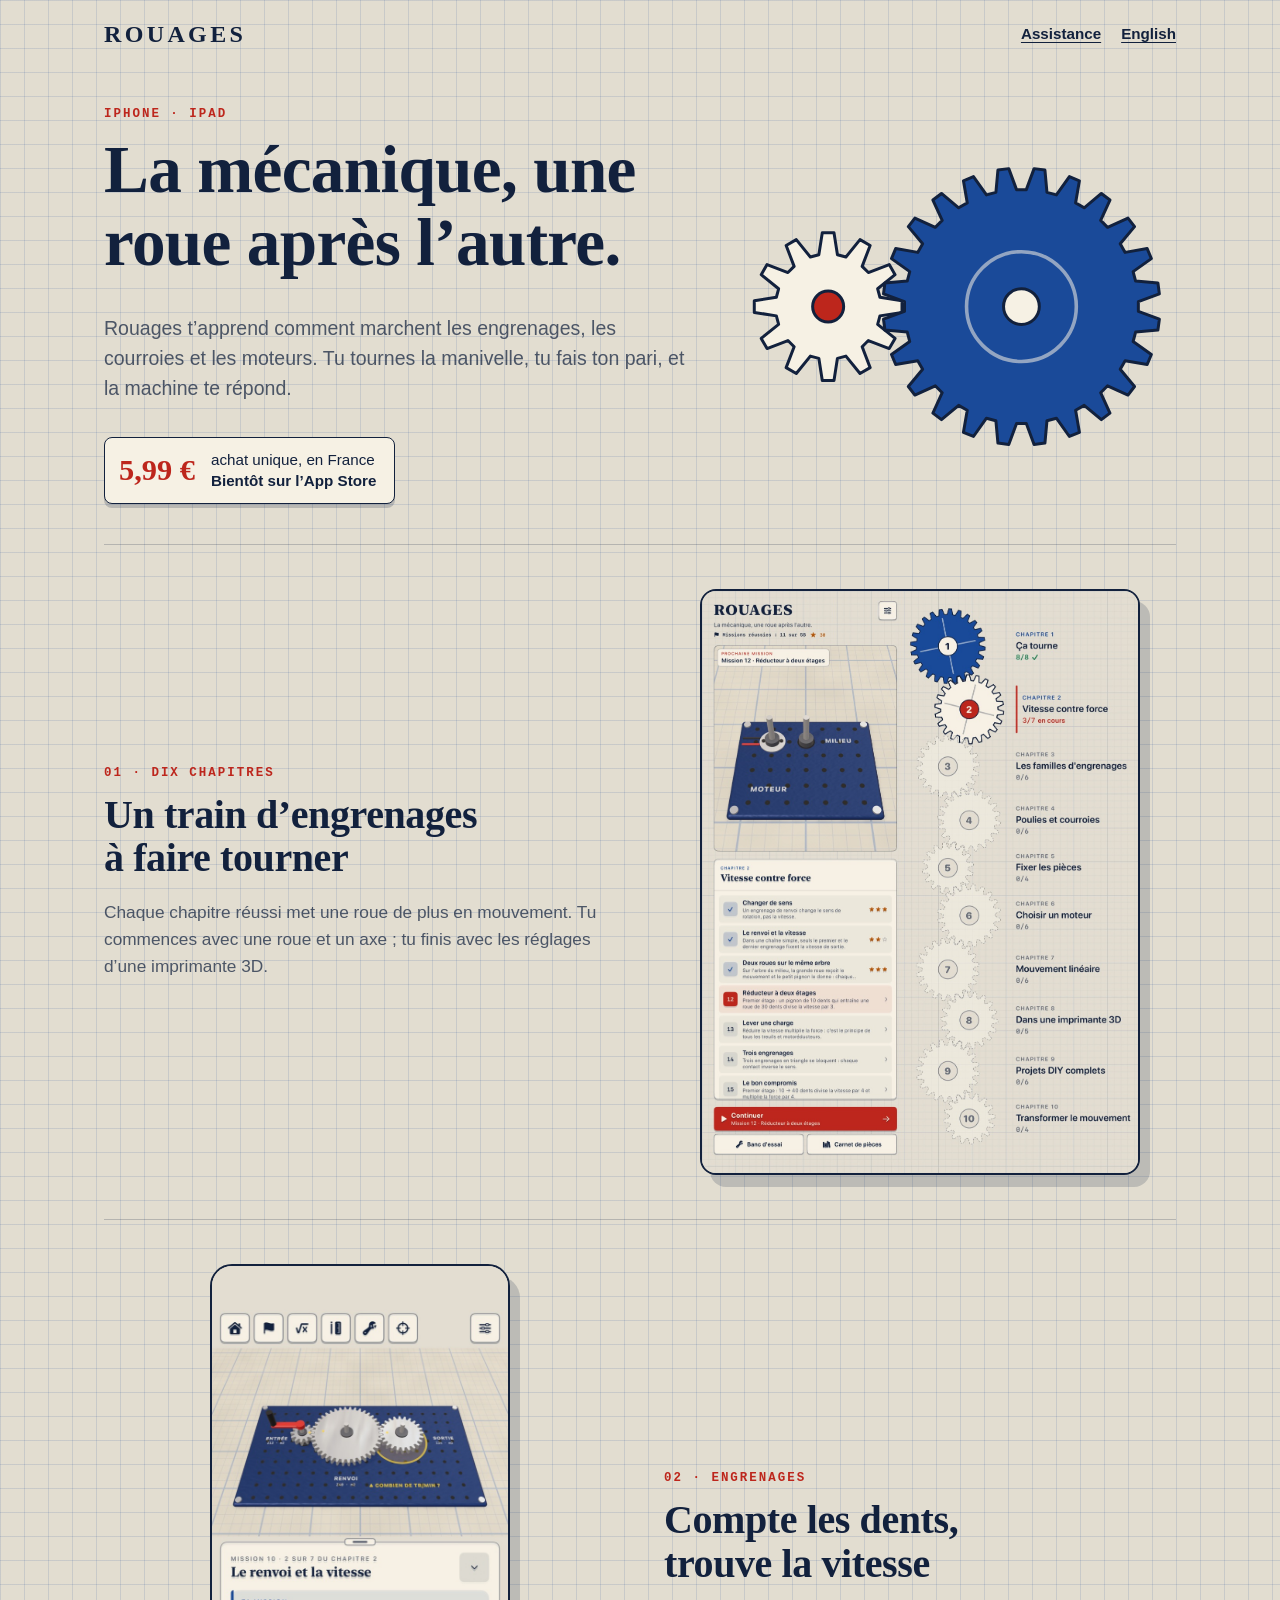
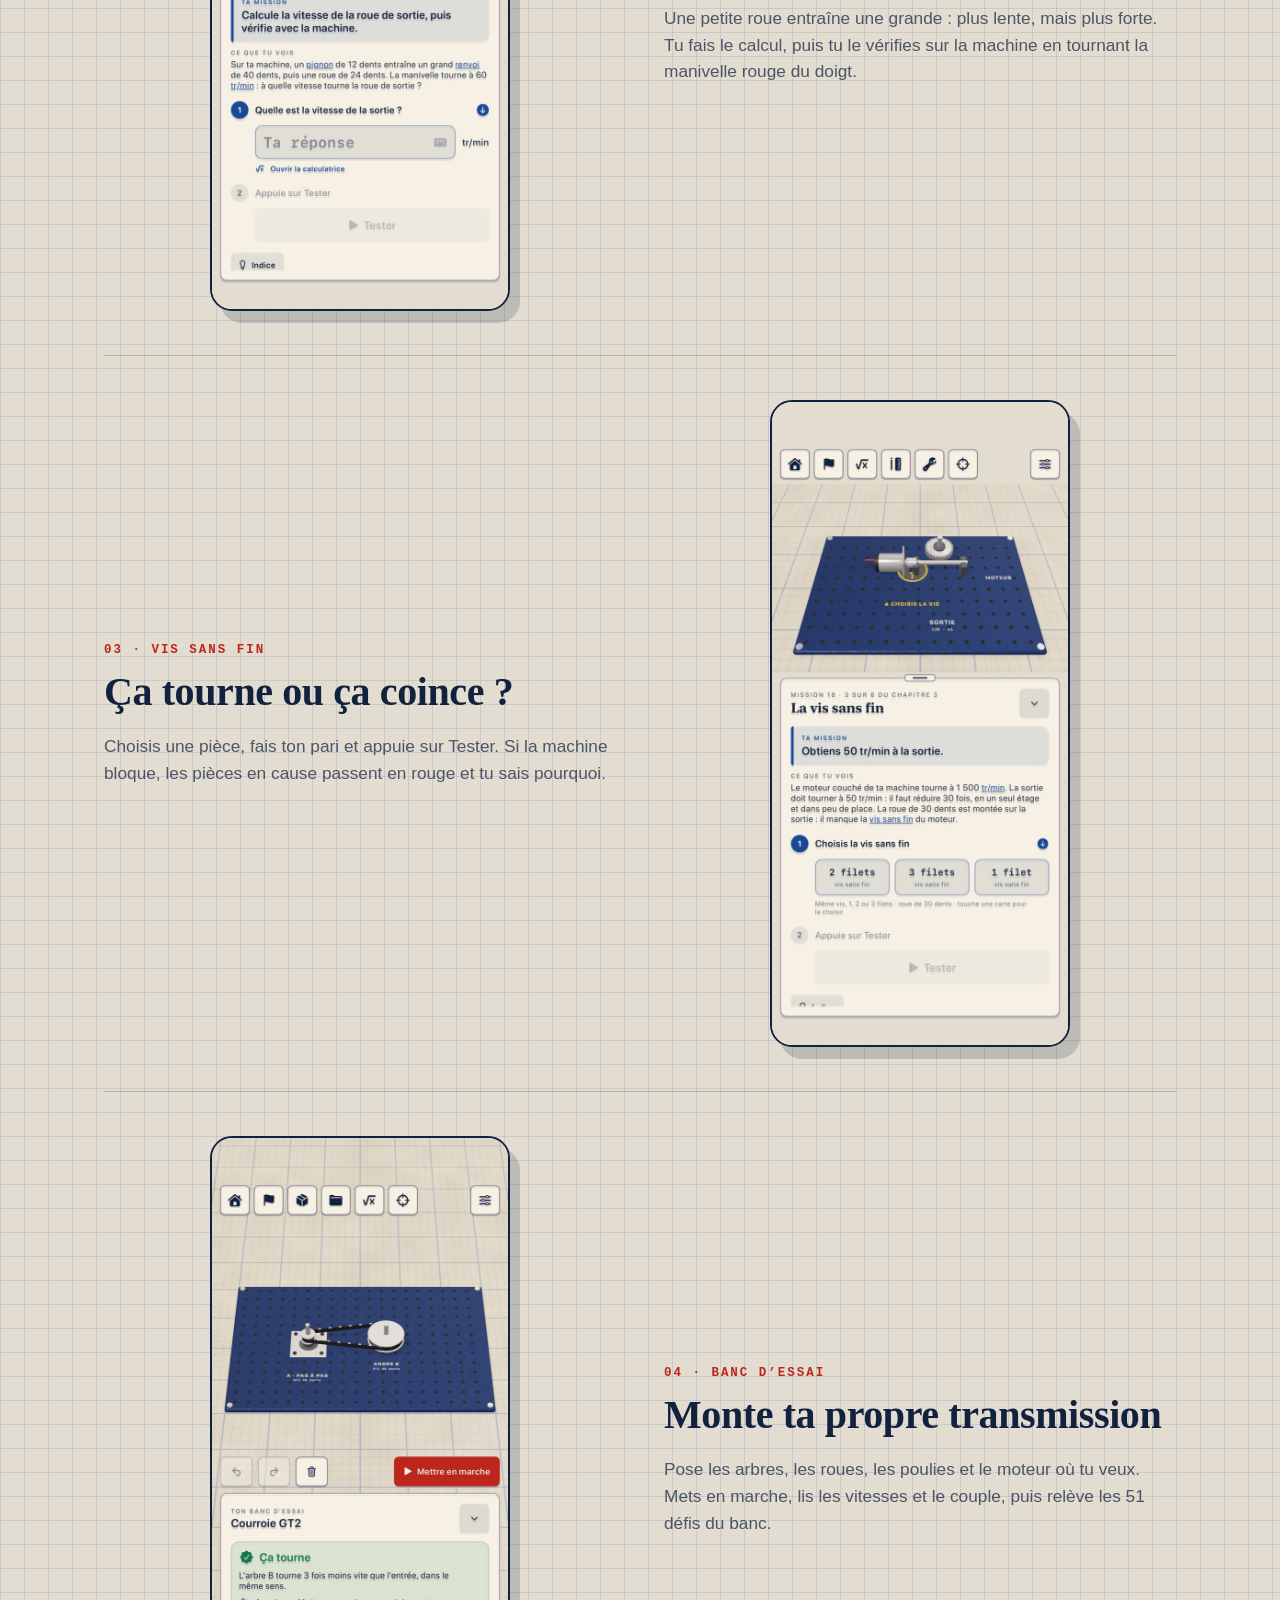
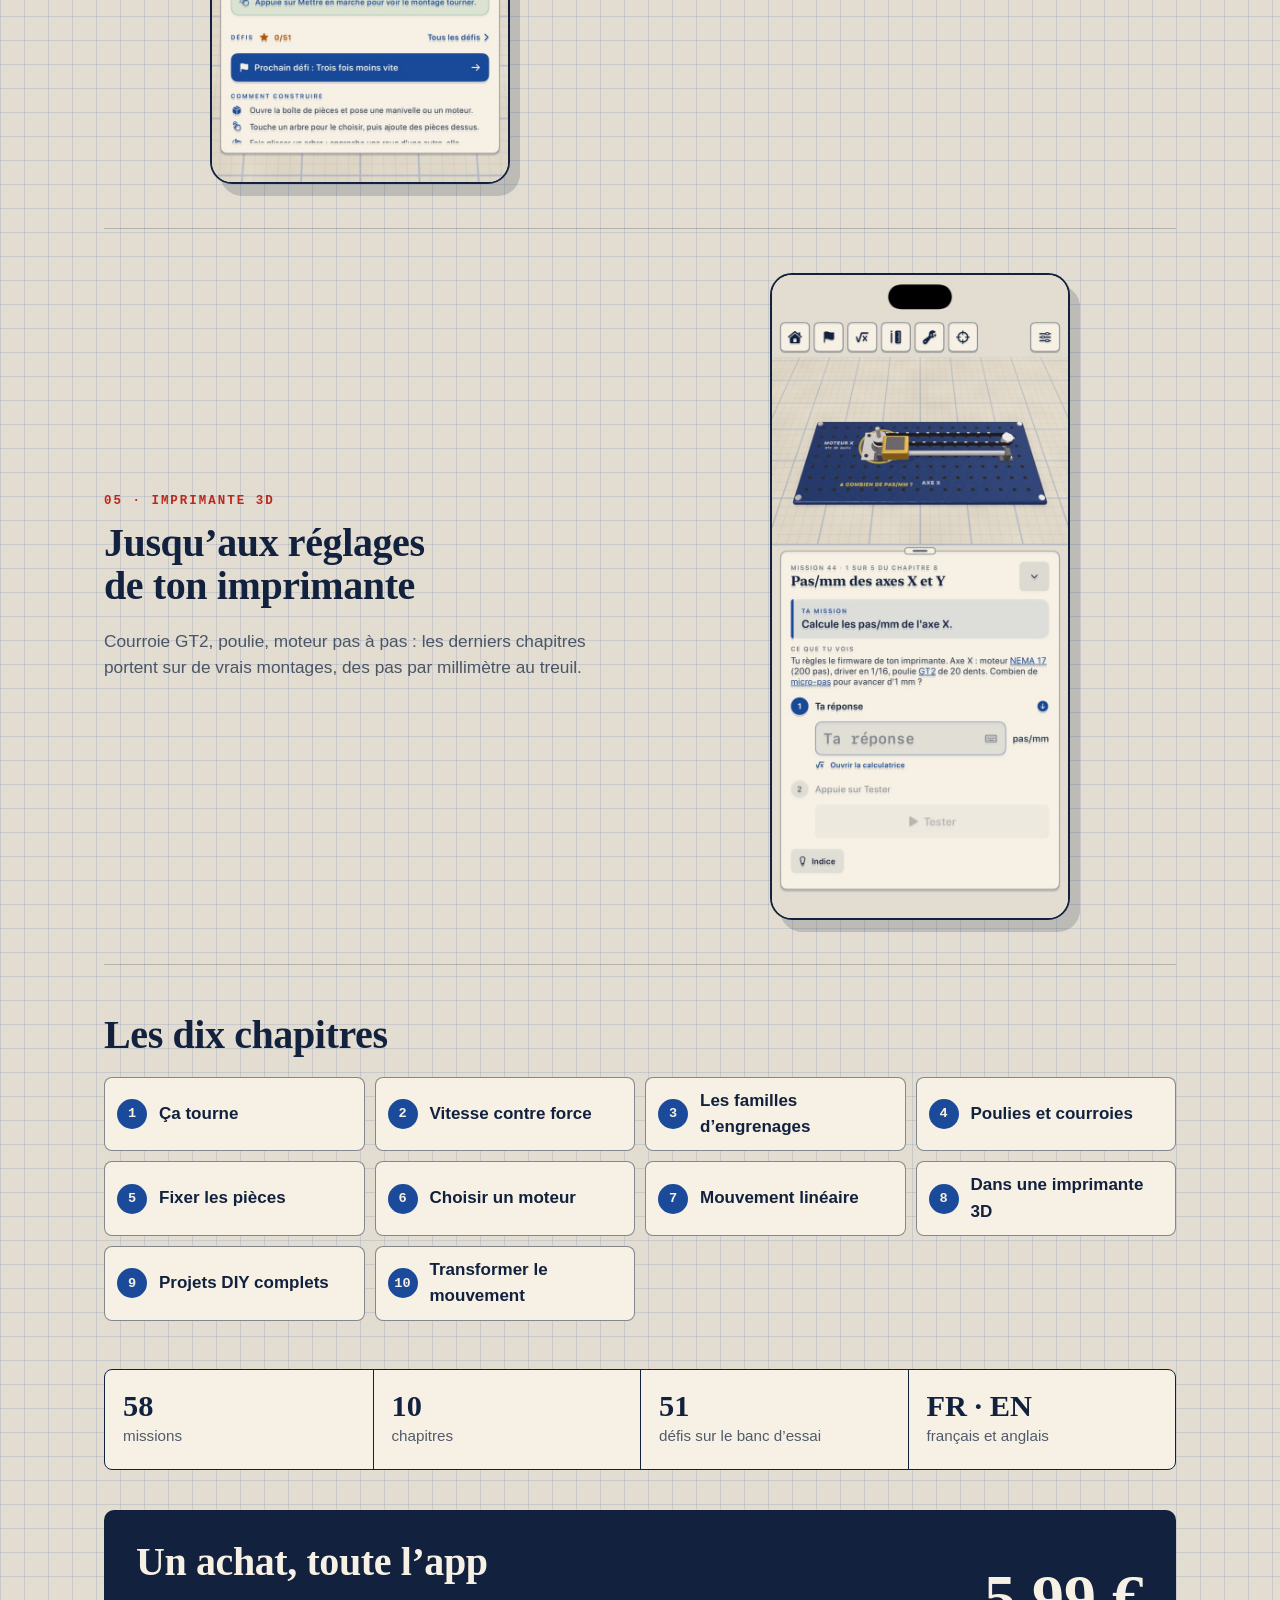
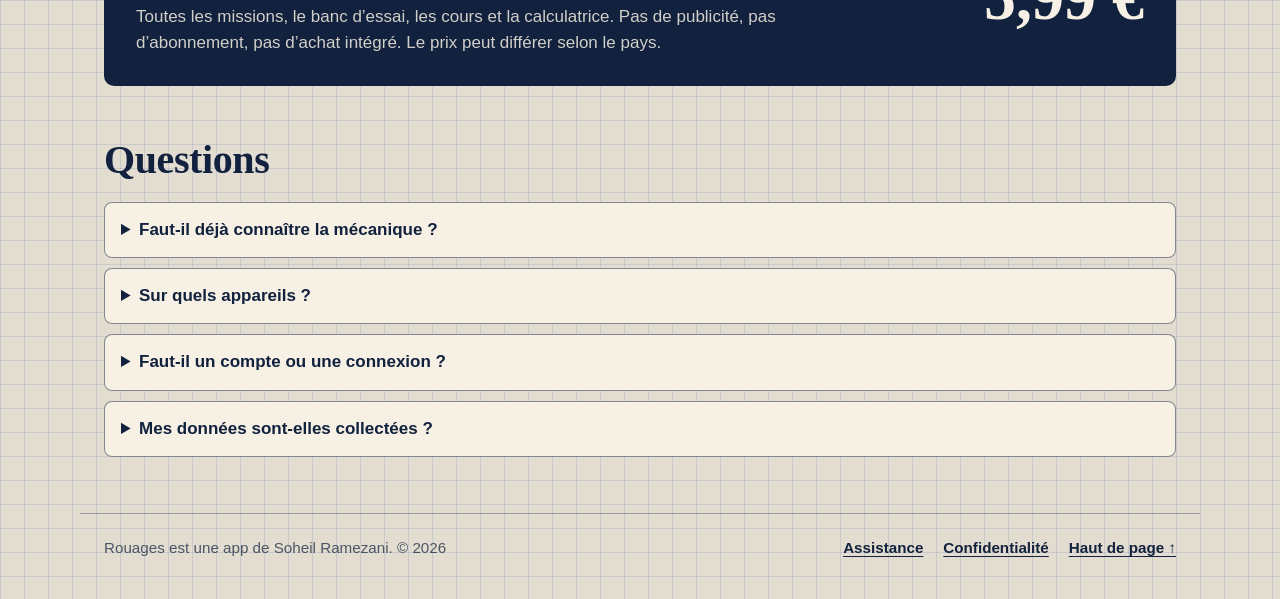
<file: index.html>
<!doctype html>
<html lang="fr"><head><meta charset="utf-8"><meta name="viewport" content="width=device-width,initial-scale=1">
<meta name="theme-color" content="#e2ddd0"><title>Rouages — La mécanique, une roue après l’autre</title><meta name="description" content="Rouages t’apprend comment marchent les engrenages, les courroies et les moteurs : tu tournes la manivelle, tu fais ton pari, et la machine te répond. iPhone et iPad.">
<link rel="canonical" href="https://xerxex52.github.io/Rouage-site/"><link rel="alternate" hreflang="fr" href="https://xerxex52.github.io/Rouage-site/"><link rel="alternate" hreflang="en" href="https://xerxex52.github.io/Rouage-site/en/">
<meta property="og:title" content="Rouages — La mécanique, une roue après l’autre"><meta property="og:description" content="Rouages t’apprend comment marchent les engrenages, les courroies et les moteurs : tu tournes la manivelle, tu fais ton pari, et la machine te répond. iPhone et iPad.">
<meta property="og:image" content="https://xerxex52.github.io/Rouage-site/assets/fr-social.jpg"><meta property="og:url" content="https://xerxex52.github.io/Rouage-site/"><meta property="og:type" content="website">
<link rel="icon" href="assets/favicon.png"><link rel="stylesheet" href="landing.css"></head>
<body id="top"><a class="skip" href="#main">Aller au contenu</a>
<header class="bar"><a class="brand" href="index.html">ROUAGES</a><nav><a href="support.html#fr">Assistance</a><a href="en/index.html" lang="en">English</a></nav></header>
<main id="main">
<section class="hero"><div class="copy"><p class="label">iPhone · iPad</p><h1>La mécanique, une roue après l’autre.</h1><p class="lead">Rouages t’apprend comment marchent les engrenages, les courroies et les moteurs. Tu tournes la manivelle, tu fais ton pari, et la machine te répond.</p>
<p class="soon"><span class="price">5,99 €</span><span>achat unique, en France<br><strong>Bientôt sur l’App Store</strong></span></p></div><svg class="emblem" viewBox="0 0 352 244" role="img" aria-label=""><g class="spin small" style="transform-origin:68.0px 122.0px"><path d="M111.4,114.2 L129.9,117.1 L129.9,126.9 L111.4,129.8 L109.5,136.9 L124.1,148.7 L119.2,157.2 L101.7,150.5 L96.5,155.7 L103.2,173.2 L94.7,178.1 L82.9,163.5 L75.8,165.4 L72.9,183.9 L63.1,183.9 L60.2,165.4 L53.1,163.5 L41.3,178.1 L32.8,173.2 L39.5,155.7 L34.3,150.5 L16.8,157.2 L11.9,148.7 L26.5,136.9 L24.6,129.8 L6.1,126.9 L6.1,117.1 L24.6,114.2 L26.5,107.1 L11.9,95.3 L16.8,86.8 L34.3,93.5 L39.5,88.3 L32.8,70.8 L41.3,65.9 L53.1,80.5 L60.2,78.6 L63.1,60.1 L72.9,60.1 L75.8,78.6 L82.9,80.5 L94.7,65.9 L103.2,70.8 L96.5,88.3 L101.7,93.5 L119.2,86.8 L124.1,95.3 L109.5,107.1 Z"/><circle cx="68.0" cy="122.0" r="13" class="hub red"/></g><g class="spin big" style="transform-origin:230.0px 122.0px"><path d="M132.0,117.9 L114.4,111.4 L115.6,102.3 L134.3,100.6 L136.4,92.7 L121.1,81.8 L124.6,73.4 L143.1,76.6 L147.2,69.4 L135.2,55.0 L140.7,47.8 L157.8,55.6 L163.6,49.8 L155.8,32.7 L163.0,27.2 L177.4,39.2 L184.6,35.1 L181.4,16.6 L189.8,13.1 L200.7,28.4 L208.6,26.3 L210.3,7.6 L219.4,6.4 L225.9,24.0 L234.1,24.0 L240.6,6.4 L249.7,7.6 L251.4,26.3 L259.3,28.4 L270.2,13.1 L278.6,16.6 L275.4,35.1 L282.6,39.2 L297.0,27.2 L304.2,32.7 L296.4,49.8 L302.2,55.6 L319.3,47.8 L324.8,55.0 L312.8,69.4 L316.9,76.6 L335.4,73.4 L338.9,81.8 L323.6,92.7 L325.7,100.6 L344.4,102.3 L345.6,111.4 L328.0,117.9 L328.0,126.1 L345.6,132.6 L344.4,141.7 L325.7,143.4 L323.6,151.3 L338.9,162.2 L335.4,170.6 L316.9,167.4 L312.8,174.6 L324.8,189.0 L319.3,196.2 L302.2,188.4 L296.4,194.2 L304.2,211.3 L297.0,216.8 L282.6,204.8 L275.4,208.9 L278.6,227.4 L270.2,230.9 L259.3,215.6 L251.4,217.7 L249.7,236.4 L240.6,237.6 L234.1,220.0 L225.9,220.0 L219.4,237.6 L210.3,236.4 L208.6,217.7 L200.7,215.6 L189.8,230.9 L181.4,227.4 L184.6,208.9 L177.4,204.8 L163.0,216.8 L155.8,211.3 L163.6,194.2 L157.8,188.4 L140.7,196.2 L135.2,189.0 L147.2,174.6 L143.1,167.4 L124.6,170.6 L121.1,162.2 L136.4,151.3 L134.3,143.4 L115.6,141.7 L114.4,132.6 L132.0,126.1 Z"/><circle cx="230.0" cy="122.0" r="46" class="rim"/><circle cx="230.0" cy="122.0" r="15" class="hub"/></g></svg></section>
<section class="feature"><div class="copy"><p class="label">01 · Dix chapitres</p><h2>Un train d’engrenages à faire tourner</h2><p>Chaque chapitre réussi met une roue de plus en mouvement. Tu commences avec une roue et un axe ; tu finis avec les réglages d’une imprimante 3D.</p></div><figure class="shot ipad"><img src="assets/fr-home.jpg" alt="L’écran d’accueil de Rouages : dix roues dentées, une par chapitre." loading="lazy" decoding="async"></figure></section><section class="feature flip"><div class="copy"><p class="label">02 · Engrenages</p><h2>Compte les dents, trouve la vitesse</h2><p>Une petite roue entraîne une grande : plus lente, mais plus forte. Tu fais le calcul, puis tu le vérifies sur la machine en tournant la manivelle rouge du doigt.</p></div><figure class="shot iphone"><img src="assets/fr-gears.jpg" alt="Une mission : trois roues dentées sur une plaque bleue, et la question à résoudre." loading="lazy" decoding="async"></figure></section><section class="feature"><div class="copy"><p class="label">03 · Vis sans fin</p><h2>Ça tourne ou ça coince ?</h2><p>Choisis une pièce, fais ton pari et appuie sur Tester. Si la machine bloque, les pièces en cause passent en rouge et tu sais pourquoi.</p></div><figure class="shot iphone"><img src="assets/fr-worm.jpg" alt="Une mission : un moteur, une vis sans fin et trois réponses possibles." loading="lazy" decoding="async"></figure></section><section class="feature flip"><div class="copy"><p class="label">04 · Banc d’essai</p><h2>Monte ta propre transmission</h2><p>Pose les arbres, les roues, les poulies et le moteur où tu veux. Mets en marche, lis les vitesses et le couple, puis relève les 51 défis du banc.</p></div><figure class="shot iphone"><img src="assets/fr-bench.jpg" alt="Le banc d’essai : un moteur pas à pas et une courroie sur la plaque." loading="lazy" decoding="async"></figure></section><section class="feature"><div class="copy"><p class="label">05 · Imprimante 3D</p><h2>Jusqu’aux réglages de ton imprimante</h2><p>Courroie GT2, poulie, moteur pas à pas : les derniers chapitres portent sur de vrais montages, des pas par millimètre au treuil.</p></div><figure class="shot iphone"><img src="assets/fr-printer.jpg" alt="Une mission : l’axe X d’une imprimante 3D et le calcul des pas par millimètre." loading="lazy" decoding="async"></figure></section>
<section class="chapters"><h2>Les dix chapitres</h2><ol><li><span>1</span>Ça tourne</li><li><span>2</span>Vitesse contre force</li><li><span>3</span>Les familles d’engrenages</li><li><span>4</span>Poulies et courroies</li><li><span>5</span>Fixer les pièces</li><li><span>6</span>Choisir un moteur</li><li><span>7</span>Mouvement linéaire</li><li><span>8</span>Dans une imprimante 3D</li><li><span>9</span>Projets DIY complets</li><li><span>10</span>Transformer le mouvement</li></ol></section>
<section class="facts"><div><strong>58</strong><span>missions</span></div><div><strong>10</strong><span>chapitres</span></div><div><strong>51</strong><span>défis sur le banc d’essai</span></div><div><strong>FR · EN</strong><span>français et anglais</span></div></section>
<section class="offer"><div><h2>Un achat, toute l’app</h2><p>Toutes les missions, le banc d’essai, les cours et la calculatrice. Pas de publicité, pas d’abonnement, pas d’achat intégré. Le prix peut différer selon le pays.</p></div><p class="big-price">5,99 €</p></section>
<section class="faq"><h2>Questions</h2><details><summary>Faut-il déjà connaître la mécanique ?</summary><p>Non. La première mission part d’une roue et d’un axe, et chaque notion arrive avec son explication, ses schémas et un lexique.</p></details><details><summary>Sur quels appareils ?</summary><p>iPhone et iPad avec iOS 26 ou iPadOS 26, à la verticale comme à l’horizontale.</p></details><details><summary>Faut-il un compte ou une connexion ?</summary><p>Non. Rouages fonctionne hors ligne et sans compte. Ta progression et tes montages restent sur ton appareil.</p></details><details><summary>Mes données sont-elles collectées ?</summary><p>Non. L’app ne collecte aucune donnée. Le détail est dans la politique de confidentialité.</p></details></section>
</main>
<footer><p>Rouages est une app de Soheil Ramezani. © 2026</p><nav><a href="support.html#fr">Assistance</a><a href="privacy.html#fr">Confidentialité</a><a href="#top">Haut de page ↑</a></nav></footer>
</body></html>
</file>
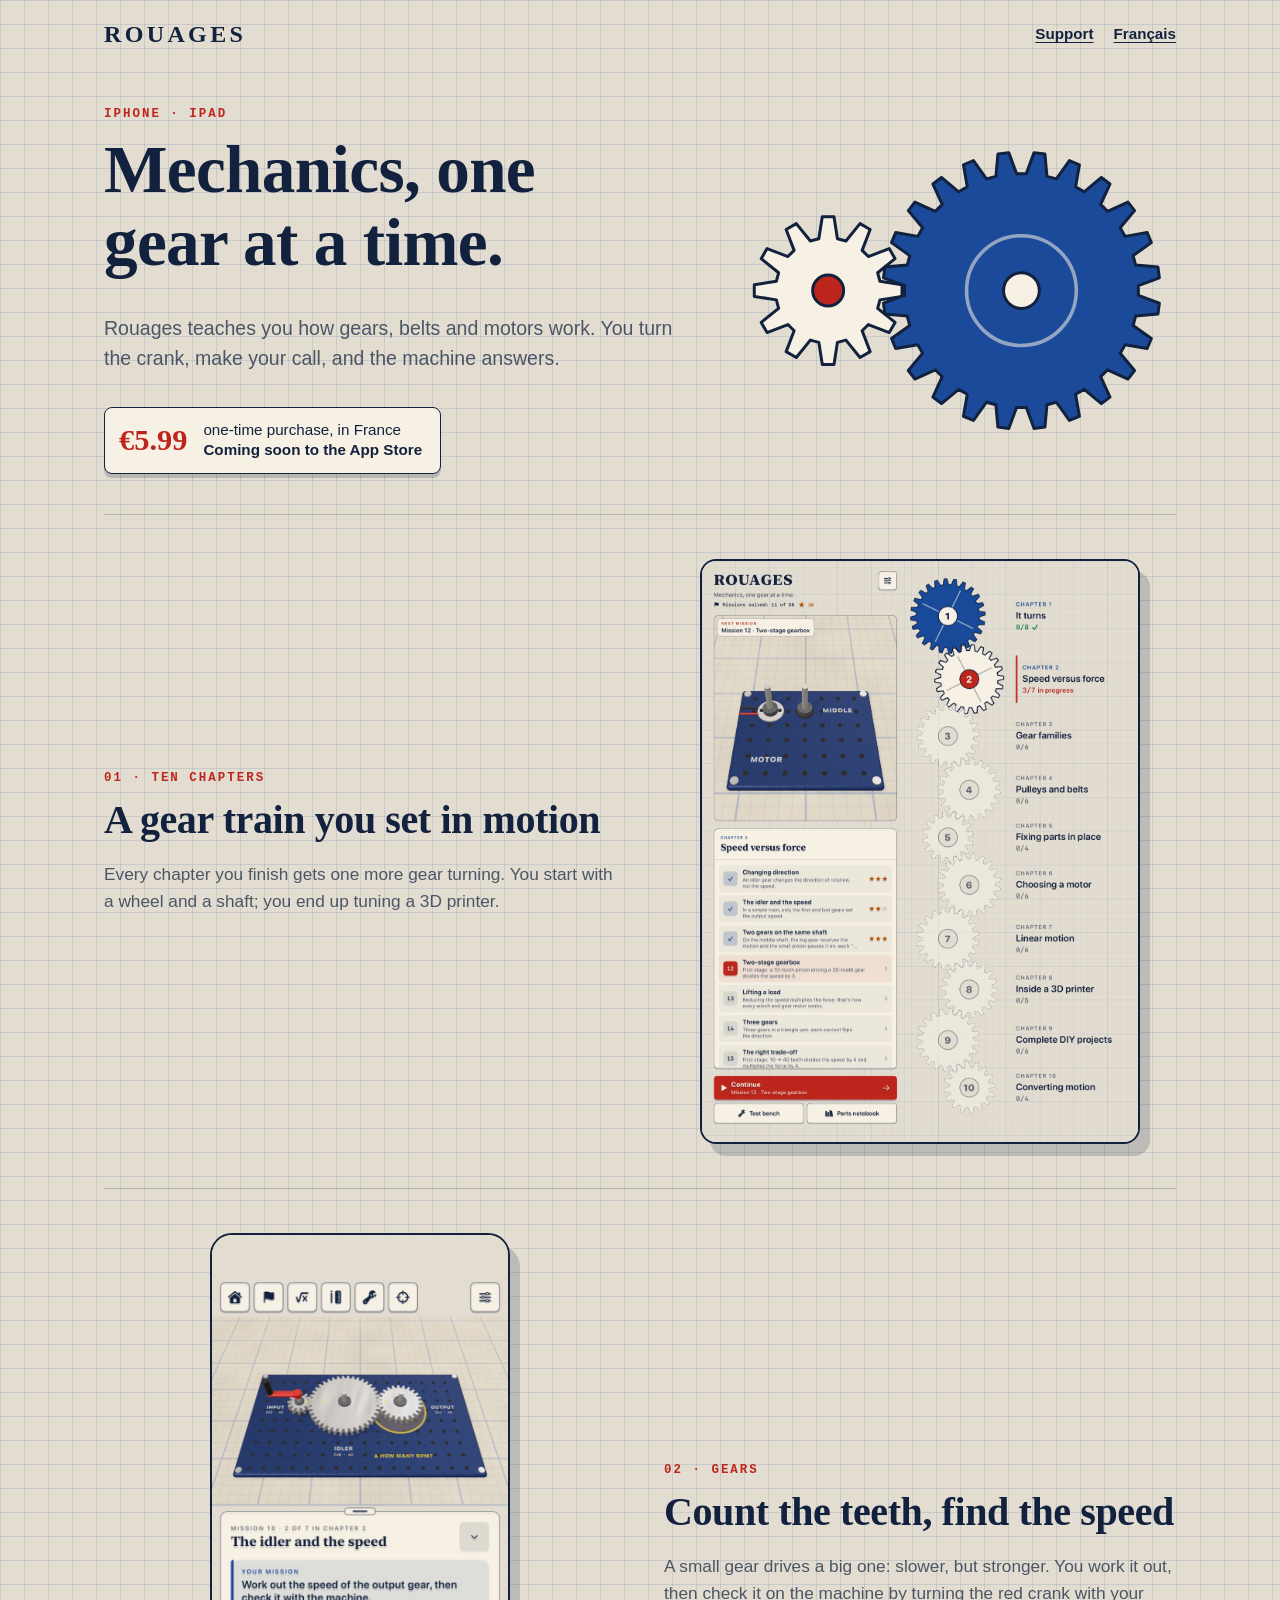
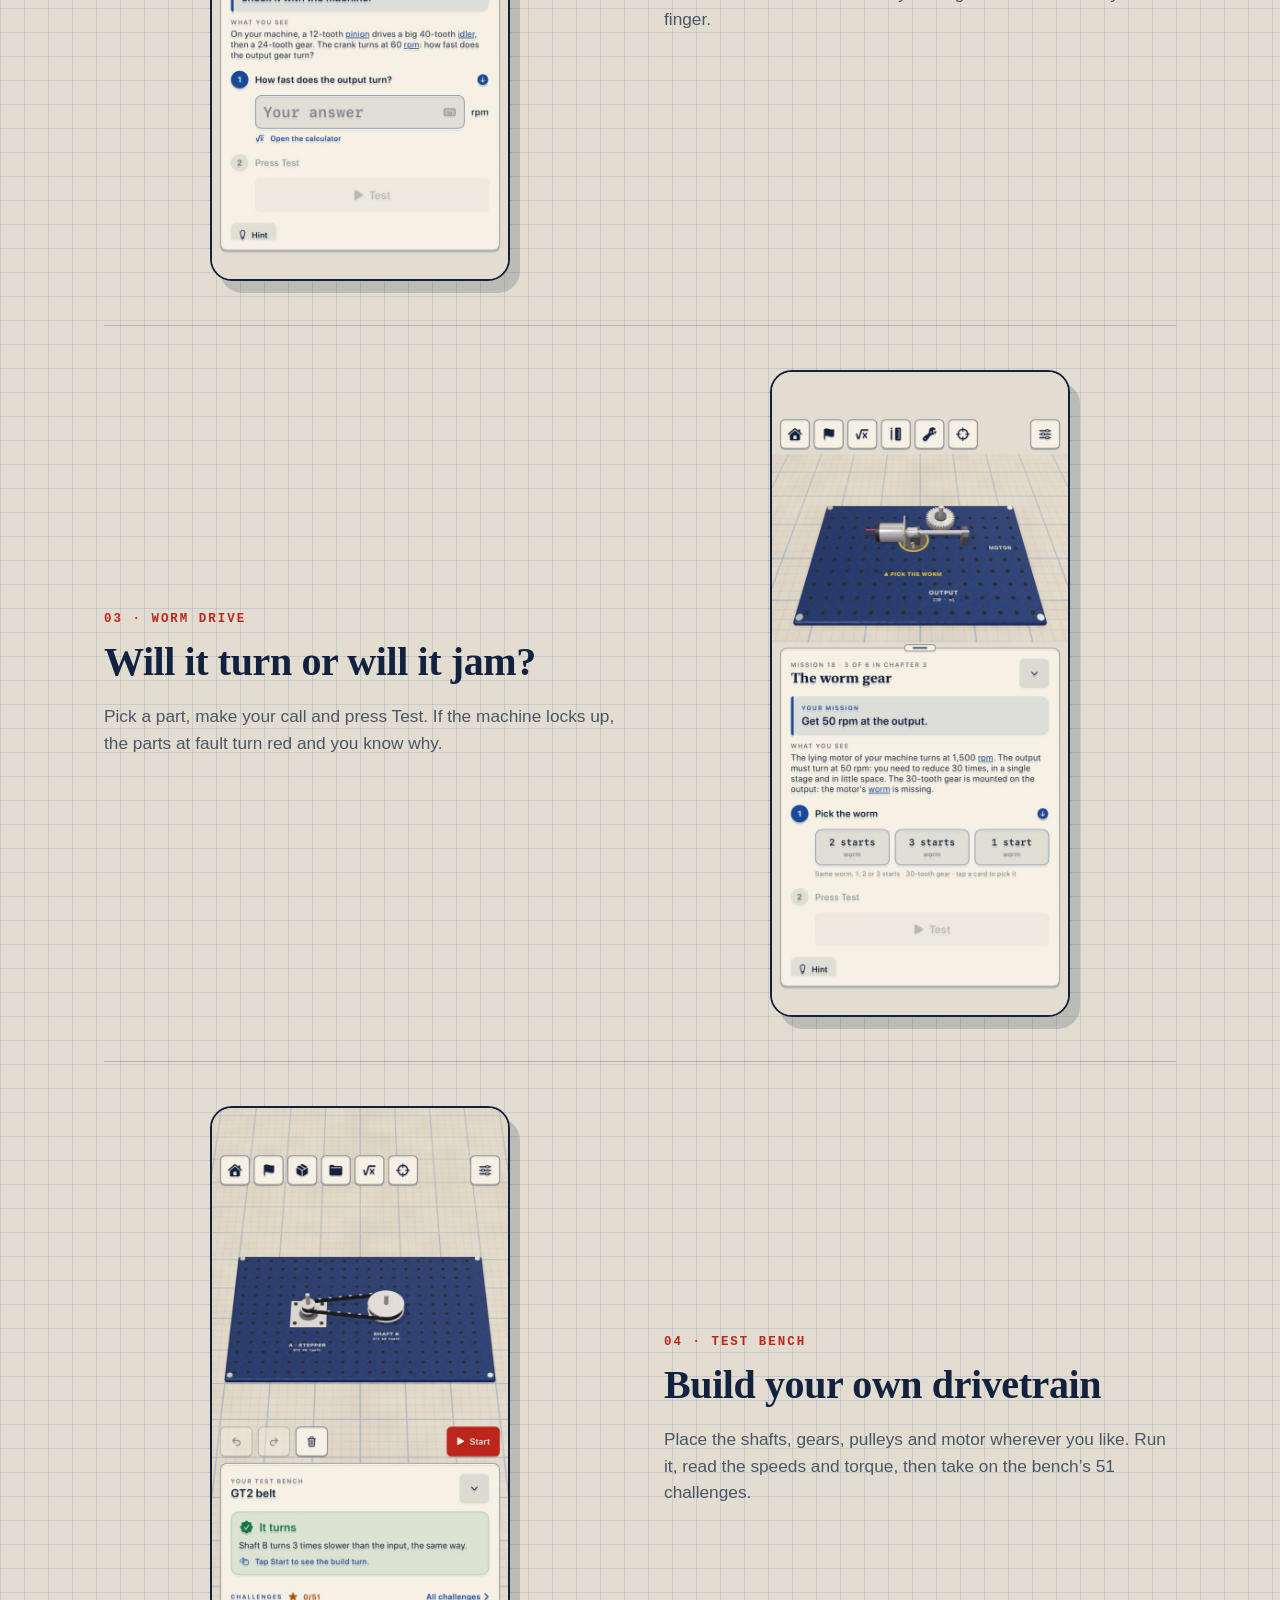
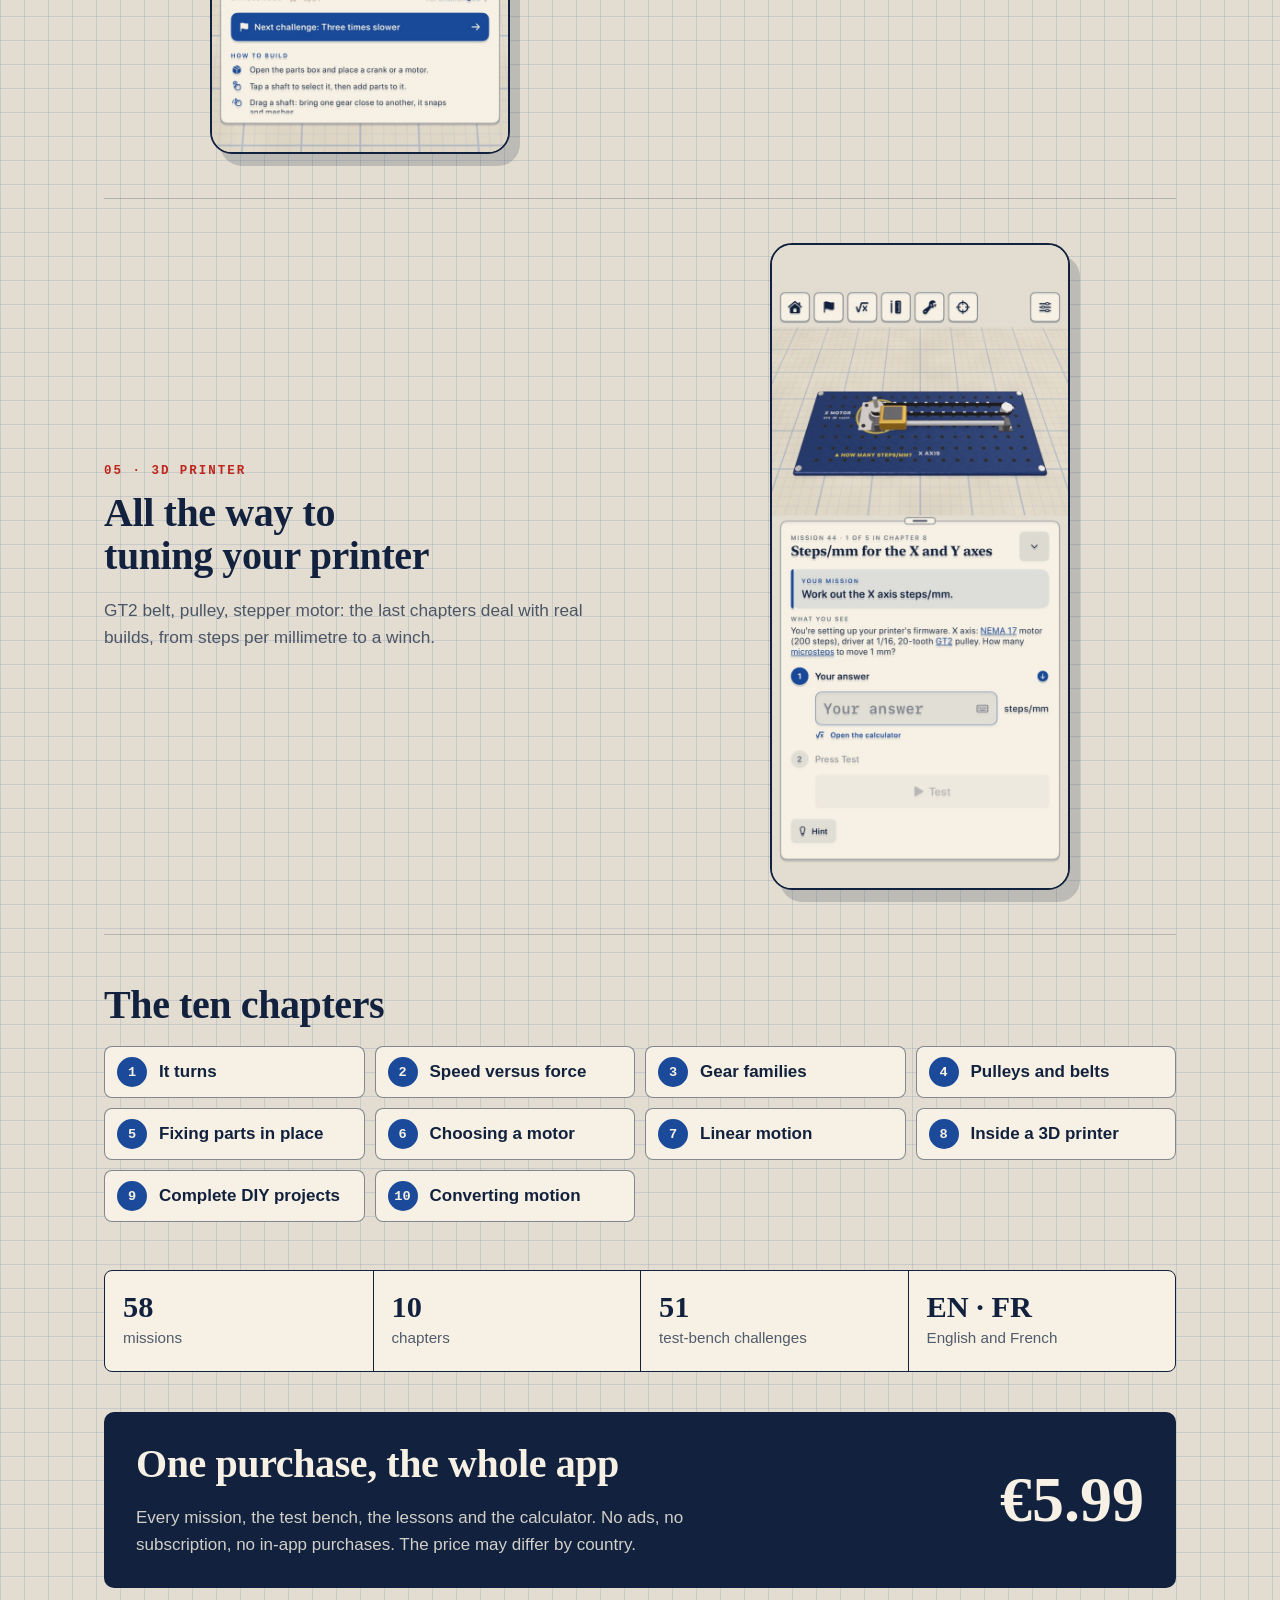
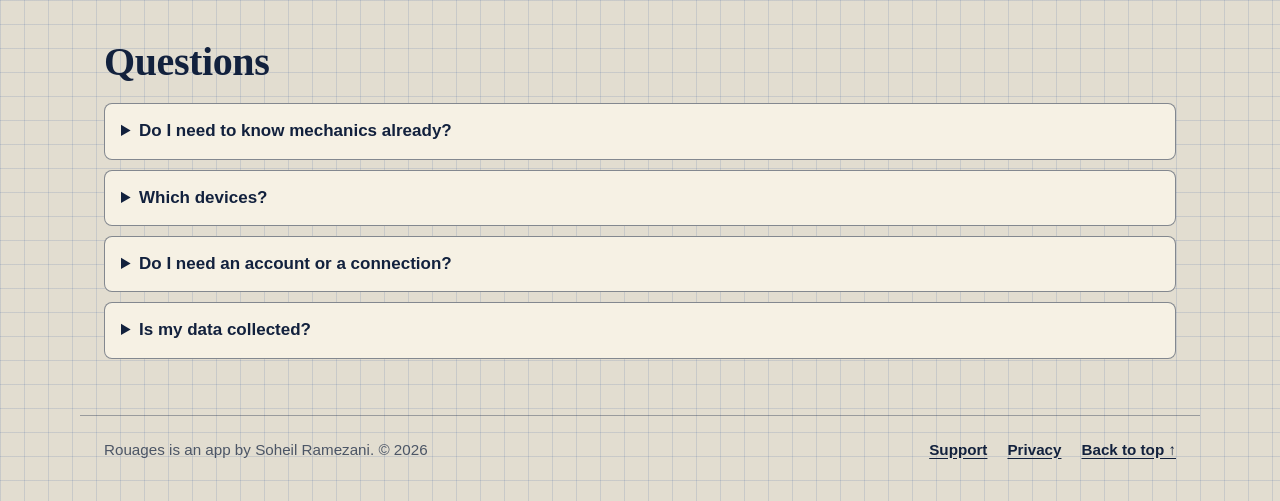
<file: en/index.html>
<!doctype html>
<html lang="en"><head><meta charset="utf-8"><meta name="viewport" content="width=device-width,initial-scale=1">
<meta name="theme-color" content="#e2ddd0"><title>Rouages — Mechanics, one gear at a time</title><meta name="description" content="Rouages teaches you how gears, belts and motors work: turn the crank, make your call, and the machine answers. For iPhone and iPad.">
<link rel="canonical" href="https://xerxex52.github.io/Rouage-site/en/"><link rel="alternate" hreflang="fr" href="https://xerxex52.github.io/Rouage-site/"><link rel="alternate" hreflang="en" href="https://xerxex52.github.io/Rouage-site/en/">
<meta property="og:title" content="Rouages — Mechanics, one gear at a time"><meta property="og:description" content="Rouages teaches you how gears, belts and motors work: turn the crank, make your call, and the machine answers. For iPhone and iPad.">
<meta property="og:image" content="https://xerxex52.github.io/Rouage-site/assets/en-social.jpg"><meta property="og:url" content="https://xerxex52.github.io/Rouage-site/en/"><meta property="og:type" content="website">
<link rel="icon" href="../assets/favicon.png"><link rel="stylesheet" href="../landing.css"></head>
<body id="top"><a class="skip" href="#main">Skip to content</a>
<header class="bar"><a class="brand" href="../index.html">ROUAGES</a><nav><a href="../support.html#en">Support</a><a href="../index.html" lang="fr">Français</a></nav></header>
<main id="main">
<section class="hero"><div class="copy"><p class="label">iPhone · iPad</p><h1>Mechanics, one gear at a time.</h1><p class="lead">Rouages teaches you how gears, belts and motors work. You turn the crank, make your call, and the machine answers.</p>
<p class="soon"><span class="price">€5.99</span><span>one-time purchase, in France<br><strong>Coming soon to the App Store</strong></span></p></div><svg class="emblem" viewBox="0 0 352 244" role="img" aria-label=""><g class="spin small" style="transform-origin:68.0px 122.0px"><path d="M111.4,114.2 L129.9,117.1 L129.9,126.9 L111.4,129.8 L109.5,136.9 L124.1,148.7 L119.2,157.2 L101.7,150.5 L96.5,155.7 L103.2,173.2 L94.7,178.1 L82.9,163.5 L75.8,165.4 L72.9,183.9 L63.1,183.9 L60.2,165.4 L53.1,163.5 L41.3,178.1 L32.8,173.2 L39.5,155.7 L34.3,150.5 L16.8,157.2 L11.9,148.7 L26.5,136.9 L24.6,129.8 L6.1,126.9 L6.1,117.1 L24.6,114.2 L26.5,107.1 L11.9,95.3 L16.8,86.8 L34.3,93.5 L39.5,88.3 L32.8,70.8 L41.3,65.9 L53.1,80.5 L60.2,78.6 L63.1,60.1 L72.9,60.1 L75.8,78.6 L82.9,80.5 L94.7,65.9 L103.2,70.8 L96.5,88.3 L101.7,93.5 L119.2,86.8 L124.1,95.3 L109.5,107.1 Z"/><circle cx="68.0" cy="122.0" r="13" class="hub red"/></g><g class="spin big" style="transform-origin:230.0px 122.0px"><path d="M132.0,117.9 L114.4,111.4 L115.6,102.3 L134.3,100.6 L136.4,92.7 L121.1,81.8 L124.6,73.4 L143.1,76.6 L147.2,69.4 L135.2,55.0 L140.7,47.8 L157.8,55.6 L163.6,49.8 L155.8,32.7 L163.0,27.2 L177.4,39.2 L184.6,35.1 L181.4,16.6 L189.8,13.1 L200.7,28.4 L208.6,26.3 L210.3,7.6 L219.4,6.4 L225.9,24.0 L234.1,24.0 L240.6,6.4 L249.7,7.6 L251.4,26.3 L259.3,28.4 L270.2,13.1 L278.6,16.6 L275.4,35.1 L282.6,39.2 L297.0,27.2 L304.2,32.7 L296.4,49.8 L302.2,55.6 L319.3,47.8 L324.8,55.0 L312.8,69.4 L316.9,76.6 L335.4,73.4 L338.9,81.8 L323.6,92.7 L325.7,100.6 L344.4,102.3 L345.6,111.4 L328.0,117.9 L328.0,126.1 L345.6,132.6 L344.4,141.7 L325.7,143.4 L323.6,151.3 L338.9,162.2 L335.4,170.6 L316.9,167.4 L312.8,174.6 L324.8,189.0 L319.3,196.2 L302.2,188.4 L296.4,194.2 L304.2,211.3 L297.0,216.8 L282.6,204.8 L275.4,208.9 L278.6,227.4 L270.2,230.9 L259.3,215.6 L251.4,217.7 L249.7,236.4 L240.6,237.6 L234.1,220.0 L225.9,220.0 L219.4,237.6 L210.3,236.4 L208.6,217.7 L200.7,215.6 L189.8,230.9 L181.4,227.4 L184.6,208.9 L177.4,204.8 L163.0,216.8 L155.8,211.3 L163.6,194.2 L157.8,188.4 L140.7,196.2 L135.2,189.0 L147.2,174.6 L143.1,167.4 L124.6,170.6 L121.1,162.2 L136.4,151.3 L134.3,143.4 L115.6,141.7 L114.4,132.6 L132.0,126.1 Z"/><circle cx="230.0" cy="122.0" r="46" class="rim"/><circle cx="230.0" cy="122.0" r="15" class="hub"/></g></svg></section>
<section class="feature"><div class="copy"><p class="label">01 · Ten chapters</p><h2>A gear train you set in motion</h2><p>Every chapter you finish gets one more gear turning. You start with a wheel and a shaft; you end up tuning a 3D printer.</p></div><figure class="shot ipad"><img src="../assets/en-home.jpg" alt="The Rouages home screen: ten gears, one per chapter." loading="lazy" decoding="async"></figure></section><section class="feature flip"><div class="copy"><p class="label">02 · Gears</p><h2>Count the teeth, find the speed</h2><p>A small gear drives a big one: slower, but stronger. You work it out, then check it on the machine by turning the red crank with your finger.</p></div><figure class="shot iphone"><img src="../assets/en-gears.jpg" alt="A mission: three gears on a blue plate, and the question to solve." loading="lazy" decoding="async"></figure></section><section class="feature"><div class="copy"><p class="label">03 · Worm drive</p><h2>Will it turn or will it jam?</h2><p>Pick a part, make your call and press Test. If the machine locks up, the parts at fault turn red and you know why.</p></div><figure class="shot iphone"><img src="../assets/en-worm.jpg" alt="A mission: a motor, a worm and three possible answers." loading="lazy" decoding="async"></figure></section><section class="feature flip"><div class="copy"><p class="label">04 · Test bench</p><h2>Build your own drivetrain</h2><p>Place the shafts, gears, pulleys and motor wherever you like. Run it, read the speeds and torque, then take on the bench’s 51 challenges.</p></div><figure class="shot iphone"><img src="../assets/en-bench.jpg" alt="The test bench: a stepper motor and a belt on the plate." loading="lazy" decoding="async"></figure></section><section class="feature"><div class="copy"><p class="label">05 · 3D printer</p><h2>All the way to tuning your printer</h2><p>GT2 belt, pulley, stepper motor: the last chapters deal with real builds, from steps per millimetre to a winch.</p></div><figure class="shot iphone"><img src="../assets/en-printer.jpg" alt="A mission: the X axis of a 3D printer and its steps per millimetre." loading="lazy" decoding="async"></figure></section>
<section class="chapters"><h2>The ten chapters</h2><ol><li><span>1</span>It turns</li><li><span>2</span>Speed versus force</li><li><span>3</span>Gear families</li><li><span>4</span>Pulleys and belts</li><li><span>5</span>Fixing parts in place</li><li><span>6</span>Choosing a motor</li><li><span>7</span>Linear motion</li><li><span>8</span>Inside a 3D printer</li><li><span>9</span>Complete DIY projects</li><li><span>10</span>Converting motion</li></ol></section>
<section class="facts"><div><strong>58</strong><span>missions</span></div><div><strong>10</strong><span>chapters</span></div><div><strong>51</strong><span>test-bench challenges</span></div><div><strong>EN · FR</strong><span>English and French</span></div></section>
<section class="offer"><div><h2>One purchase, the whole app</h2><p>Every mission, the test bench, the lessons and the calculator. No ads, no subscription, no in-app purchases. The price may differ by country.</p></div><p class="big-price">€5.99</p></section>
<section class="faq"><h2>Questions</h2><details><summary>Do I need to know mechanics already?</summary><p>No. The first mission starts with a wheel and a shaft, and every idea comes with its explanation, diagrams and a glossary.</p></details><details><summary>Which devices?</summary><p>iPhone and iPad running iOS 26 or iPadOS 26, in portrait and landscape.</p></details><details><summary>Do I need an account or a connection?</summary><p>No. Rouages works offline, with no account. Your progress and builds stay on your device.</p></details><details><summary>Is my data collected?</summary><p>No. The app collects no data. The details are in the privacy policy.</p></details></section>
</main>
<footer><p>Rouages is an app by Soheil Ramezani. © 2026</p><nav><a href="../support.html#en">Support</a><a href="../privacy.html#en">Privacy</a><a href="#top">Back to top ↑</a></nav></footer>
</body></html>
</file>
<file: landing.css>
/* Page de présentation de Rouages : une planche à dessin. */
:root {
  --ink: #12213d;
  --paper: #f6f1e4;
  --board: #e2ddd0;
  --blue: #1a4a99;
  --red: #bd261c;
  --line: rgba(26, 74, 153, .13);
  --soft: rgba(18, 33, 61, .72);
  --serif: ui-serif, "New York", Georgia, "Times New Roman", serif;
  --sans: ui-rounded, -apple-system, BlinkMacSystemFont, "Segoe UI", Roboto, sans-serif;
  --mono: ui-monospace, "SF Mono", Menlo, Consolas, monospace;
}
* { box-sizing: border-box; }
html { scroll-behavior: smooth; }
body {
  margin: 0;
  color: var(--ink);
  font: 17px/1.55 var(--sans);
  background-color: var(--board);
  background-image:
    linear-gradient(var(--line) 1px, transparent 1px),
    linear-gradient(90deg, var(--line) 1px, transparent 1px);
  background-size: 24px 24px;
}
a { color: var(--blue); text-underline-offset: 3px; }
a:focus-visible, summary:focus-visible { outline: 3px solid var(--red); outline-offset: 3px; }
.skip { position: absolute; left: -999px; }
.skip:focus { left: 12px; top: 12px; background: var(--paper); padding: 8px 12px; z-index: 5; }
h1, h2 { font-family: var(--serif); font-weight: 800; line-height: 1.08; letter-spacing: -.01em; margin: 0 0 .5em; text-wrap: balance; }
h1 { font-size: clamp(2.3rem, 6vw, 4.2rem); }
h2 { font-size: clamp(1.6rem, 3.6vw, 2.5rem); }
p { margin: 0 0 1em; }
.label { font: 600 .78rem/1 var(--mono); letter-spacing: .16em; text-transform: uppercase; color: var(--red); margin-bottom: 1.1em; }

.bar, main, footer { max-width: 1120px; margin: 0 auto; padding-left: 24px; padding-right: 24px; }
.bar { display: flex; align-items: center; justify-content: space-between; padding-top: 22px; padding-bottom: 6px; }
.brand { font: 800 1.5rem/1 var(--serif); letter-spacing: .14em; color: var(--ink); text-decoration: none; }
.bar nav, footer nav { display: flex; gap: 20px; flex-wrap: wrap; }
.bar nav a, footer nav a { font-weight: 600; font-size: .95rem; color: var(--ink); }

.hero { display: grid; grid-template-columns: 1.15fr .85fr; gap: 40px; align-items: center; padding: 56px 0 40px; }
.lead { font-size: 1.22rem; color: var(--soft); max-width: 34em; }
.soon { display: inline-flex; align-items: center; gap: 16px; margin: 14px 0 0; padding: 12px 18px 12px 14px;
  background: var(--paper); border: 1.5px solid var(--ink); border-radius: 8px; box-shadow: 0 4px 0 rgba(18, 33, 61, .2); font-size: .95rem; line-height: 1.35; }
.price { font: 800 1.9rem/1 var(--serif); color: var(--red); white-space: nowrap; }
.emblem { width: 100%; max-width: 420px; justify-self: center; overflow: visible; }
.emblem path { fill: var(--paper); stroke: var(--ink); stroke-width: 2.5; stroke-linejoin: round; }
.emblem .big path { fill: var(--blue); }
.emblem .hub { fill: var(--paper); stroke: var(--ink); stroke-width: 2.5; }
.emblem .hub.red { fill: var(--red); }
.emblem .rim { fill: none; stroke: rgba(246, 241, 228, .55); stroke-width: 3; }
.spin { animation: turn 14s linear infinite; }
.spin.big { animation-duration: 28s; animation-direction: reverse; }
@keyframes turn { to { transform: rotate(360deg); } }
@media (prefers-reduced-motion: reduce) { .spin { animation: none; } html { scroll-behavior: auto; } }

.feature { display: grid; grid-template-columns: 1fr 1fr; gap: 48px; align-items: center; padding: 44px 0; border-top: 1.5px solid rgba(18, 33, 61, .22); }
.feature.flip .copy { order: 2; }
.feature .copy p:last-child { color: var(--soft); font-size: 1.08rem; max-width: 30em; }
.shot { margin: 0; justify-self: center; }
.shot img { display: block; width: 100%; height: auto; border: 2px solid var(--ink); border-radius: 22px; box-shadow: 10px 12px 0 rgba(18, 33, 61, .18); background: var(--paper); }
.shot.iphone { max-width: 300px; }
.shot.ipad { max-width: 440px; }
.shot.ipad img { border-radius: 16px; }

.chapters { padding: 48px 0; border-top: 1.5px solid rgba(18, 33, 61, .22); }
.chapters ol { list-style: none; margin: 18px 0 0; padding: 0; display: grid; grid-template-columns: repeat(auto-fill, minmax(230px, 1fr)); gap: 10px; }
.chapters li { display: flex; align-items: center; gap: 12px; padding: 10px 12px; background: var(--paper); border: 1.5px solid rgba(18, 33, 61, .5); border-radius: 8px; font-weight: 600; }
.chapters li span { flex: none; width: 30px; height: 30px; border-radius: 50%; display: grid; place-items: center; background: var(--blue); color: var(--paper); font: 700 .85rem/1 var(--mono); }

.facts { display: grid; grid-template-columns: repeat(4, 1fr); border: 1.5px solid var(--ink); background: var(--paper); border-radius: 8px; overflow: hidden; }
.facts div { padding: 20px 18px; border-left: 1.5px solid var(--ink); }
.facts div:first-child { border-left: 0; }
.facts strong { display: block; font: 800 1.9rem/1.1 var(--serif); }
.facts span { color: var(--soft); font-size: .95rem; }

.offer { display: flex; align-items: center; justify-content: space-between; gap: 32px; margin: 40px 0; padding: 30px 32px; background: var(--ink); color: var(--paper); border-radius: 10px; }
.offer p { color: rgba(246, 241, 228, .84); max-width: 38em; margin: 0; }
.offer .big-price { font: 800 clamp(2.6rem, 7vw, 4rem)/1 var(--serif); color: var(--paper); white-space: nowrap; }

.faq { padding: 12px 0 56px; }
details { background: var(--paper); border: 1.5px solid rgba(18, 33, 61, .5); border-radius: 8px; margin-top: 10px; }
summary { cursor: pointer; padding: 14px 16px; font-weight: 700; }
details p { padding: 0 16px 16px; margin: 0; color: var(--soft); }

footer { display: flex; justify-content: space-between; gap: 20px; flex-wrap: wrap; padding-top: 22px; padding-bottom: 40px; border-top: 1.5px solid rgba(18, 33, 61, .35); font-size: .95rem; }
footer p { margin: 0; color: var(--soft); }

@media (max-width: 760px) {
  body { font-size: 16px; }
  .hero { grid-template-columns: 1fr; padding-top: 32px; gap: 24px; }
  .emblem { max-width: 300px; }
  .feature { grid-template-columns: 1fr; gap: 24px; padding: 34px 0; }
  .feature.flip .copy { order: 0; }
  .facts { grid-template-columns: 1fr 1fr; }
  .facts div:nth-child(3) { border-left: 0; }
  .facts div:nth-child(n+3) { border-top: 1.5px solid var(--ink); }
  .offer { flex-direction: column; align-items: flex-start; padding: 24px; }
}
</file>
